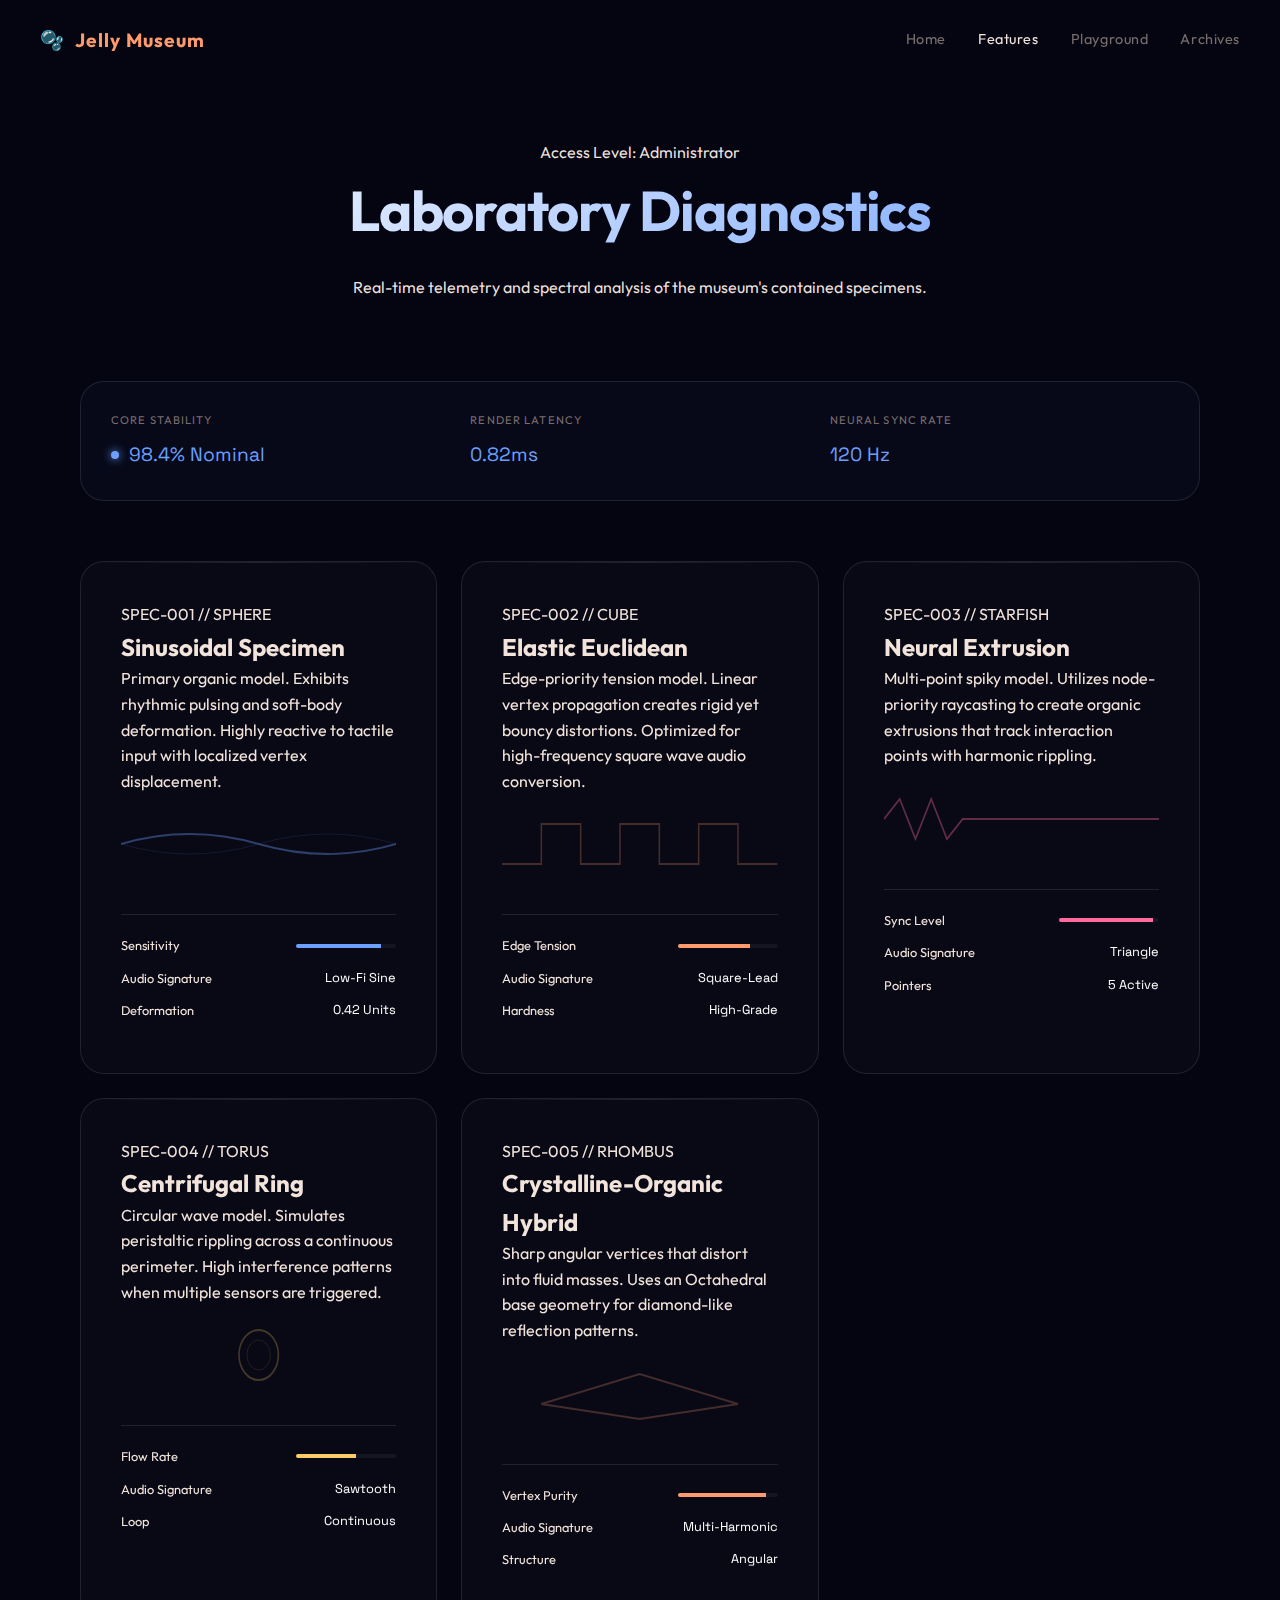
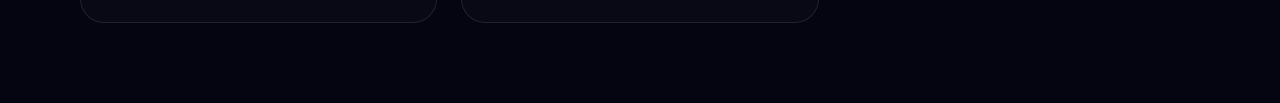
<file: features.html>
<!DOCTYPE html>
<html lang="en">
<head>
    <meta charset="UTF-8">
    <meta name="viewport" content="width=device-width, initial-scale=1.0">
    <title>Technical Specs — Jelly Museum</title>
    <link rel="stylesheet" href="css/style.css">
    <link rel="stylesheet" href="css/features.css">
</head>
<body class="loading">

    <div class="loader" id="loader" role="status" aria-live="polite">
        <div class="loader-ring"></div>
        <div class="loader-text">Accessing Archives...</div>
    </div>

    <nav class="main-nav">
        <a href="index.html" class="nav-logo">
            <span class="logo-icon" aria-hidden="true">🫧</span>
            <span class="logo-text">Jelly Museum</span>
        </a>
        <div class="nav-links">
            <a href="index.html">Home</a>
            <a href="features.html" class="active">Features</a>
            <a href="playground.html">Playground</a>
            <a href="specimen-index.html">Archives</a>
        </div>
    </nav>

    <main class="features-main">
        <header class="features-header">
            <span class="badge-tag">Access Level: Administrator</span>
            <h1>Laboratory Diagnostics</h1>
            <p>Real-time telemetry and spectral analysis of the museum's contained specimens.</p>
        </header>

        <!-- Global System Metrics -->
        <section class="global-diagnostics">
            <div class="diagnostic-item">
                <span class="diag-label">Core Stability</span>
                <div class="diag-value">
                    <div class="diag-pulse"></div>
                    <span>98.4% Nominal</span>
                </div>
            </div>
            <div class="diagnostic-item">
                <span class="diag-label">Render Latency</span>
                <div class="diag-value">0.82ms</div>
            </div>
            <div class="diagnostic-item">
                <span class="diag-label">Neural Sync Rate</span>
                <div class="diag-value">120 Hz</div>
            </div>
        </section>

        <div class="features-grid">
            <!-- Sphere -->
            <div class="feature-card">
                <div class="card-icon">SPEC-001 // SPHERE</div>
                <h2>Sinusoidal Specimen</h2>
                <p>Primary organic model. Exhibits rhythmic pulsing and soft-body deformation. Highly reactive to tactile input with localized vertex displacement.</p>
                <div class="spec-graph">
                    <svg width="100%" height="60" viewBox="0 0 350 60" preserveAspectRatio="none">
                        <path d="M0,30 Q87,10 175,30 T350,30" stroke="var(--accent-blue)" stroke-width="2" fill="none" opacity="0.6"/>
                        <path d="M0,30 Q87,50 175,30 T350,30" stroke="var(--accent-blue)" stroke-width="1" fill="none" opacity="0.2"/>
                    </svg>
                </div>
                <ul class="spec-list">
                    <li>Sensitivity <div class="progress-bar"><div class="progress-fill" style="width: 85%;"></div></div></li>
                    <li>Audio Signature <span>Low-Fi Sine</span></li>
                    <li>Deformation <span>0.42 Units</span></li>
                </ul>
            </div>

            <!-- Cube -->
            <div class="feature-card">
                <div class="card-icon">SPEC-002 // CUBE</div>
                <h2>Elastic Euclidean</h2>
                <p>Edge-priority tension model. Linear vertex propagation creates rigid yet bouncy distortions. Optimized for high-frequency square wave audio conversion.</p>
                <div class="spec-graph">
                    <svg width="100%" height="60" viewBox="0 0 350 60" preserveAspectRatio="none">
                        <polyline points="0,50 50,50 50,10 100,10 100,50 150,50 150,10 200,10 200,50 250,50 250,10 300,10 300,50 350,50" stroke="var(--accent-warm)" stroke-width="2" fill="none" opacity="0.4"/>
                    </svg>
                </div>
                <ul class="spec-list">
                    <li>Edge Tension <div class="progress-bar"><div class="progress-fill" style="width: 72%; background: var(--accent-warm);"></div></div></li>
                    <li>Audio Signature <span>Square-Lead</span></li>
                    <li>Hardness <span>High-Grade</span></li>
                </ul>
            </div>

            <!-- Starfish -->
            <div class="feature-card">
                <div class="card-icon">SPEC-003 // STARFISH</div>
                <h2>Neural Extrusion</h2>
                <p>Multi-point spiky model. Utilizes node-priority raycasting to create organic extrusions that track interaction points with harmonic rippling.</p>
                <div class="spec-graph">
                    <svg width="100%" height="60" viewBox="0 0 350 60" preserveAspectRatio="none">
                        <path d="M0,30 L20,10 L40,50 L60,10 L80,50 L100,30 L350,30" stroke="var(--accent-pink)" stroke-width="2" fill="none" opacity="0.6"/>
                    </svg>
                </div>
                <ul class="spec-list">
                    <li>Sync Level <div class="progress-bar"><div class="progress-fill" style="width: 94%; background: var(--accent-pink);"></div></div></li>
                    <li>Audio Signature <span>Triangle</span></li>
                    <li>Pointers <span>5 Active</span></li>
                </ul>
            </div>

            <!-- Torus -->
            <div class="feature-card">
                <div class="card-icon">SPEC-004 // TORUS</div>
                <h2>Centrifugal Ring</h2>
                <p>Circular wave model. Simulates peristaltic rippling across a continuous perimeter. High interference patterns when multiple sensors are triggered.</p>
                <div class="spec-graph">
                    <svg width="100%" height="60" viewBox="0 0 350 60" preserveAspectRatio="none">
                        <circle cx="175" cy="30" r="25" stroke="var(--accent-gold)" stroke-width="2" fill="none" opacity="0.4"/>
                        <circle cx="175" cy="30" r="15" stroke="var(--accent-gold)" stroke-width="1" fill="none" opacity="0.2"/>
                    </svg>
                </div>
                <ul class="spec-list">
                    <li>Flow Rate <div class="progress-bar"><div class="progress-fill" style="width: 60%; background: var(--accent-gold);"></div></div></li>
                    <li>Audio Signature <span>Sawtooth</span></li>
                    <li>Loop <span>Continuous</span></li>
                </ul>
            </div>

            <!-- Rhombus (Formerly Blob) -->
            <div class="feature-card">
                <div class="card-icon">SPEC-005 // RHOMBUS</div>
                <h2>Crystalline-Organic Hybrid</h2>
                <p>Sharp angular vertices that distort into fluid masses. Uses an Octahedral base geometry for diamond-like reflection patterns.</p>
                <div class="spec-graph">
                    <svg width="100%" height="60" viewBox="0 0 350 60" preserveAspectRatio="none">
                        <path d="M50,40 L175,10 L300,40 L175,55 Z" stroke="var(--accent-warm)" stroke-width="2" fill="none" opacity="0.4"/>
                    </svg>
                </div>
                <ul class="spec-list">
                    <li>Vertex Purity <div class="progress-bar"><div class="progress-fill" style="width: 88%; background: var(--accent-warm);"></div></div></li>
                    <li>Audio Signature <span>Multi-Harmonic</span></li>
                    <li>Structure <span>Angular</span></li>
                </ul>
            </div>
        </div>
    </main>

    <script>
        (function() {
            let loaderRemoved = false;
            const timeout = setTimeout(remove, 4000);
            function remove() {
                if (loaderRemoved) return;
                loaderRemoved = true;
                clearTimeout(timeout);
                const l = document.getElementById('loader');
                if (l) {
                    l.style.opacity = '0';
                    setTimeout(() => {
                        l.style.display = 'none';
                        document.body.classList.remove('loading');
                    }, 500);
                }
            }
            window.addEventListener('load', remove);
            document.addEventListener('DOMContentLoaded', () => {
                console.log("Archives Page Ready");
            });
        })();
    </script>
    <script src="js/main.js"></script>
</body>
</html>
</file>
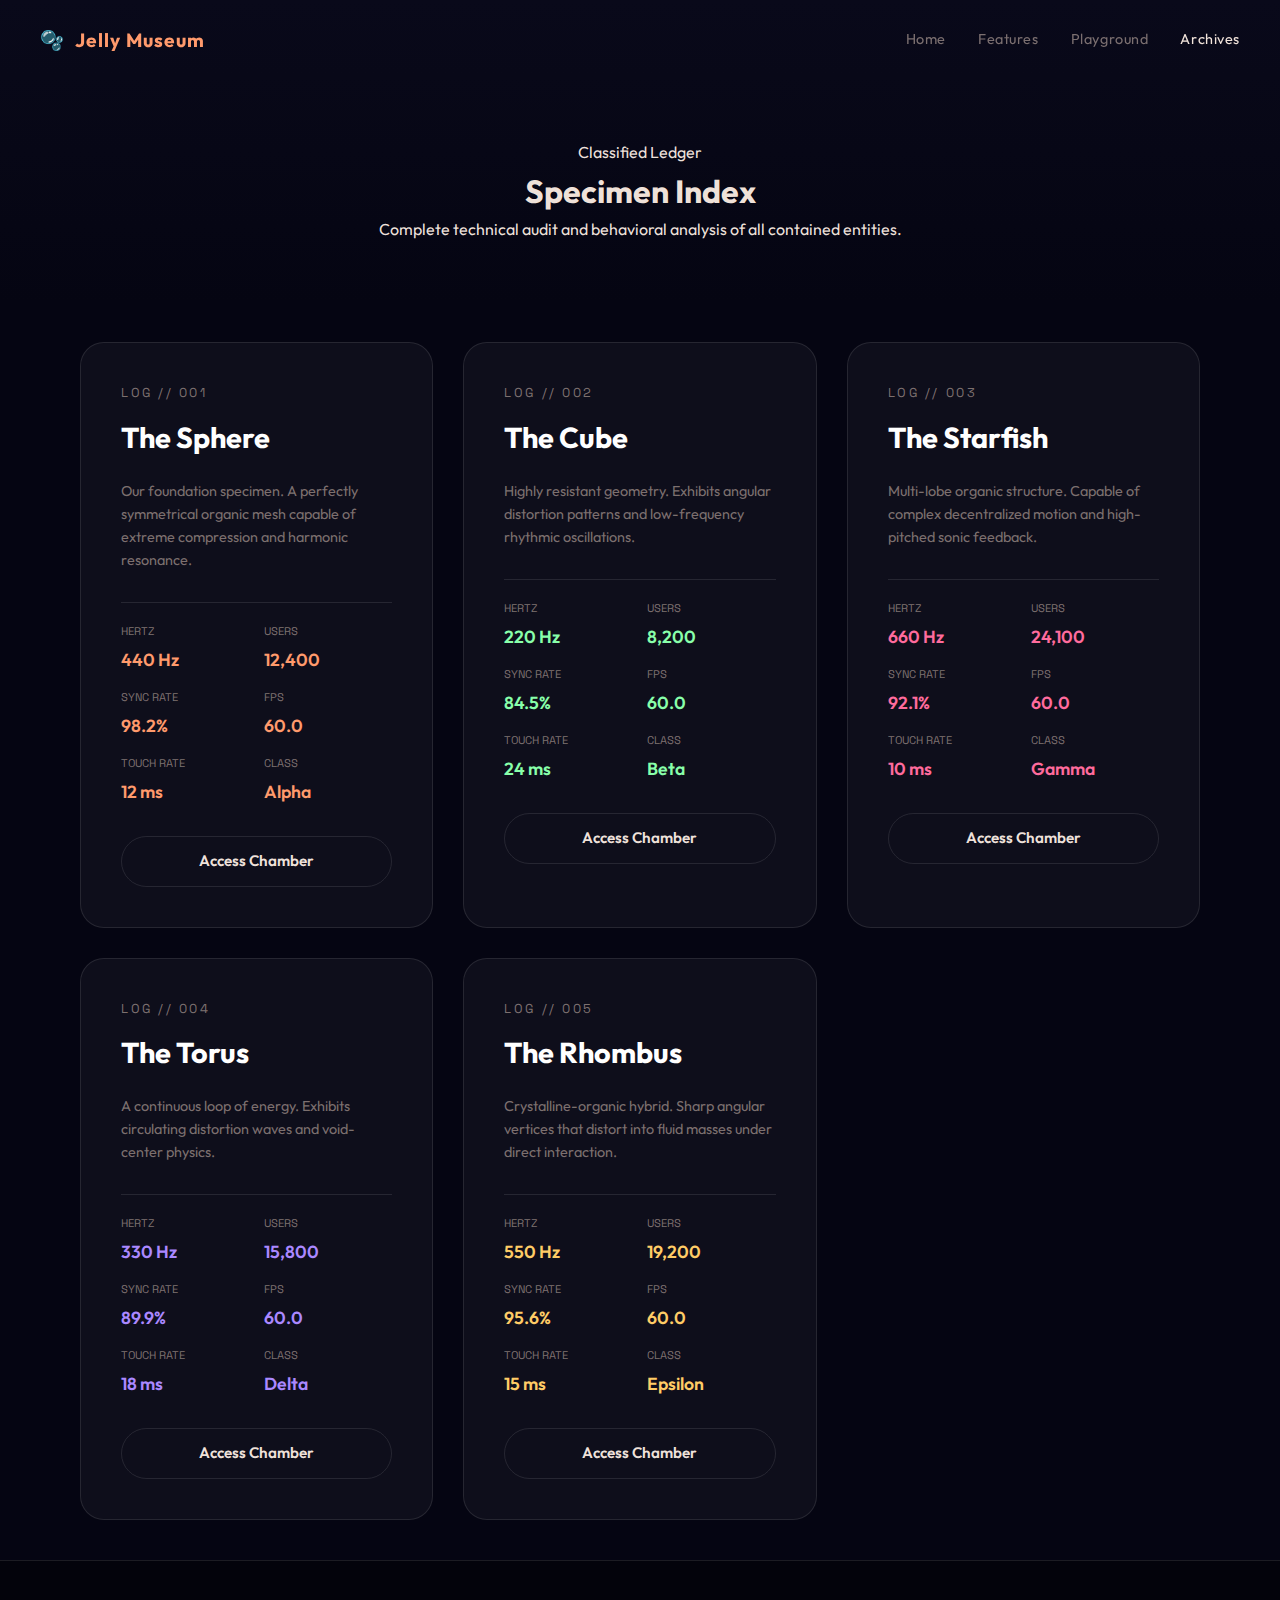
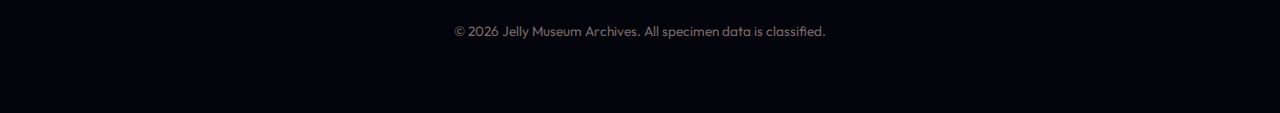
<file: specimen-index.html>
<!doctype html>
<html lang="en">
  <head>
    <meta charset="UTF-8" />
    <meta name="viewport" content="width=device-width, initial-scale=1.0" />
    <title>Specimen Index — Jelly Museum Archives</title>
    <link rel="stylesheet" href="css/style.css" />
    <style>
      .index-hero {
        padding: 140px 40px 60px;
        text-align: center;
        background: linear-gradient(to bottom, #09091a, #050512);
      }

      .archive-grid {
        max-width: 1200px;
        margin: 0 auto;
        padding: 40px;
        display: grid;
        grid-template-columns: repeat(auto-fit, minmax(320px, 1fr));
        gap: 30px;
      }

      .specimen-card {
        background: var(--bg-glass);
        border: 1px solid var(--border-glass);
        border-radius: var(--radius-lg);
        padding: 40px;
        transition: all var(--transition);
        position: relative;
        overflow: hidden;
      }

      .specimen-card:hover {
        transform: translateY(-10px);
        border-color: var(--card-accent);
        box-shadow: 0 20px 40px rgba(0, 0, 0, 0.4);
      }

      .card-num {
        font-family: var(--font-mono);
        font-size: 0.8rem;
        color: var(--text-muted);
        letter-spacing: 0.2em;
        margin-bottom: 10px;
        display: block;
      }

      .card-title {
        font-size: 1.8rem;
        font-weight: 700;
        margin-bottom: 20px;
        color: #fff;
      }

      .card-stats {
        display: grid;
        grid-template-columns: 1fr 1fr;
        gap: 15px;
        margin-bottom: 30px;
        padding-top: 20px;
        border-top: 1px solid var(--border-glass);
      }

      .stat-item {
        display: flex;
        flex-direction: column;
        gap: 5px;
      }

      .stat-label {
        font-family: var(--font-mono);
        font-size: 0.7rem;
        color: var(--text-muted);
        text-transform: uppercase;
      }

      .stat-val {
        font-size: 1.1rem;
        font-weight: 600;
        color: var(--card-accent);
      }

      .card-desc {
        font-size: 0.9rem;
        color: var(--text-muted);
        line-height: 1.6;
        margin-bottom: 30px;
      }

      .card-theme-sphere {
        --card-accent: var(--accent-warm);
      }
      .card-theme-cube {
        --card-accent: #88ffaa;
      }
      .card-theme-starfish {
        --card-accent: #ff6b9d;
      }
      .card-theme-torus {
        --card-accent: #aa88ff;
      }
      .card-theme-rhombus {
        --card-accent: #ffcc66;
      }

      .btn-view {
        width: 100%;
        justify-content: center;
      }

      @media (max-width: 768px) {
        .index-hero {
          padding: 120px 20px 40px;
        }
        .archive-grid {
          padding: 20px;
          grid-template-columns: 1fr;
          gap: 20px;
        }
        .specimen-card {
          padding: 30px 20px;
        }
        .hero-title {
          font-size: 2.5rem;
        }
      }

      @media (max-width: 480px) {
        .card-stats {
          grid-template-columns: 1fr;
        }
      }
    </style>
  </head>
  <body class="loading">
    <div class="loader" id="loader">
      <div class="loader-ring"></div>
      <div class="loader-text">Accessing Ledger...</div>
    </div>

    <nav class="main-nav">
      <div class="nav-logo">
        <span aria-hidden="true">🫧</span> Jelly Museum
      </div>
      <div class="nav-links">
        <a href="index.html">Home</a>
        <a href="features.html">Features</a>
        <a href="playground.html">Playground</a>
        <a href="specimen-index.html" class="active">Archives</a>
      </div>
    </nav>

    <header class="index-hero">
      <div class="badge-tag">Classified Ledger</div>
      <h1 class="hero-title">Specimen <span class="text-glow">Index</span></h1>
      <p class="hero-sub">
        Complete technical audit and behavioral analysis of all contained
        entities.
      </p>
    </header>

    <main class="archive-grid">
      <!-- Sphere -->
      <article class="specimen-card card-theme-sphere">
        <span class="card-num">LOG // 001</span>
        <h2 class="card-title">The Sphere</h2>
        <p class="card-desc">
          Our foundation specimen. A perfectly symmetrical organic mesh capable
          of extreme compression and harmonic resonance.
        </p>
        <div class="card-stats">
          <div class="stat-item">
            <span class="stat-label">Hertz</span
            ><span class="stat-val">440 Hz</span>
          </div>
          <div class="stat-item">
            <span class="stat-label">Users</span
            ><span class="stat-val">12,400</span>
          </div>
          <div class="stat-item">
            <span class="stat-label">Sync Rate</span
            ><span class="stat-val">98.2%</span>
          </div>
          <div class="stat-item">
            <span class="stat-label">FPS</span
            ><span class="stat-val">60.0</span>
          </div>
          <div class="stat-item">
            <span class="stat-label">Touch Rate</span
            ><span class="stat-val">12 ms</span>
          </div>
          <div class="stat-item">
            <span class="stat-label">Class</span
            ><span class="stat-val">Alpha</span>
          </div>
        </div>
        <a
          href="jellies/jelly-sphere.html"
          class="btn-pill btn-outline btn-view"
          >Access Chamber</a
        >
      </article>

      <!-- Cube -->
      <article class="specimen-card card-theme-cube">
        <span class="card-num">LOG // 002</span>
        <h2 class="card-title">The Cube</h2>
        <p class="card-desc">
          Highly resistant geometry. Exhibits angular distortion patterns and
          low-frequency rhythmic oscillations.
        </p>
        <div class="card-stats">
          <div class="stat-item">
            <span class="stat-label">Hertz</span
            ><span class="stat-val">220 Hz</span>
          </div>
          <div class="stat-item">
            <span class="stat-label">Users</span
            ><span class="stat-val">8,200</span>
          </div>
          <div class="stat-item">
            <span class="stat-label">Sync Rate</span
            ><span class="stat-val">84.5%</span>
          </div>
          <div class="stat-item">
            <span class="stat-label">FPS</span
            ><span class="stat-val">60.0</span>
          </div>
          <div class="stat-item">
            <span class="stat-label">Touch Rate</span
            ><span class="stat-val">24 ms</span>
          </div>
          <div class="stat-item">
            <span class="stat-label">Class</span
            ><span class="stat-val">Beta</span>
          </div>
        </div>
        <a href="jellies/jelly-cube.html" class="btn-pill btn-outline btn-view"
          >Access Chamber</a
        >
      </article>

      <!-- Starfish -->
      <article class="specimen-card card-theme-starfish">
        <span class="card-num">LOG // 003</span>
        <h2 class="card-title">The Starfish</h2>
        <p class="card-desc">
          Multi-lobe organic structure. Capable of complex decentralized motion
          and high-pitched sonic feedback.
        </p>
        <div class="card-stats">
          <div class="stat-item">
            <span class="stat-label">Hertz</span
            ><span class="stat-val">660 Hz</span>
          </div>
          <div class="stat-item">
            <span class="stat-label">Users</span
            ><span class="stat-val">24,100</span>
          </div>
          <div class="stat-item">
            <span class="stat-label">Sync Rate</span
            ><span class="stat-val">92.1%</span>
          </div>
          <div class="stat-item">
            <span class="stat-label">FPS</span
            ><span class="stat-val">60.0</span>
          </div>
          <div class="stat-item">
            <span class="stat-label">Touch Rate</span
            ><span class="stat-val">10 ms</span>
          </div>
          <div class="stat-item">
            <span class="stat-label">Class</span
            ><span class="stat-val">Gamma</span>
          </div>
        </div>
        <a
          href="jellies/jelly-starfish.html"
          class="btn-pill btn-outline btn-view"
          >Access Chamber</a
        >
      </article>

      <!-- Torus -->
      <article class="specimen-card card-theme-torus">
        <span class="card-num">LOG // 004</span>
        <h2 class="card-title">The Torus</h2>
        <p class="card-desc">
          A continuous loop of energy. Exhibits circulating distortion waves and
          void-center physics.
        </p>
        <div class="card-stats">
          <div class="stat-item">
            <span class="stat-label">Hertz</span
            ><span class="stat-val">330 Hz</span>
          </div>
          <div class="stat-item">
            <span class="stat-label">Users</span
            ><span class="stat-val">15,800</span>
          </div>
          <div class="stat-item">
            <span class="stat-label">Sync Rate</span
            ><span class="stat-val">89.9%</span>
          </div>
          <div class="stat-item">
            <span class="stat-label">FPS</span
            ><span class="stat-val">60.0</span>
          </div>
          <div class="stat-item">
            <span class="stat-label">Touch Rate</span
            ><span class="stat-val">18 ms</span>
          </div>
          <div class="stat-item">
            <span class="stat-label">Class</span
            ><span class="stat-val">Delta</span>
          </div>
        </div>
        <a href="jellies/jelly-torus.html" class="btn-pill btn-outline btn-view"
          >Access Chamber</a
        >
      </article>

      <!-- Rhombus (Formerly Blob) -->
      <article class="specimen-card card-theme-rhombus">
        <span class="card-num">LOG // 005</span>
        <h2 class="card-title">The Rhombus</h2>
        <p class="card-desc">
          Crystalline-organic hybrid. Sharp angular vertices that distort into
          fluid masses under direct interaction.
        </p>
        <div class="card-stats">
          <div class="stat-item">
            <span class="stat-label">Hertz</span
            ><span class="stat-val">550 Hz</span>
          </div>
          <div class="stat-item">
            <span class="stat-label">Users</span
            ><span class="stat-val">19,200</span>
          </div>
          <div class="stat-item">
            <span class="stat-label">Sync Rate</span
            ><span class="stat-val">95.6%</span>
          </div>
          <div class="stat-item">
            <span class="stat-label">FPS</span
            ><span class="stat-val">60.0</span>
          </div>
          <div class="stat-item">
            <span class="stat-label">Touch Rate</span
            ><span class="stat-val">15 ms</span>
          </div>
          <div class="stat-item">
            <span class="stat-label">Class</span
            ><span class="stat-val">Epsilon</span>
          </div>
        </div>
        <a href="jellies/jelly-blob.html" class="btn-pill btn-outline btn-view"
          >Access Chamber</a
        >
      </article>
    </main>

    <footer>
      <p>&copy; 2026 Jelly Museum Archives. All specimen data is classified.</p>
    </footer>

    <script>
      (function () {
        window.addEventListener("load", () => {
          const l = document.getElementById("loader");
          l.style.opacity = "0";
          setTimeout(() => {
            l.style.display = "none";
            document.body.classList.remove("loading");
          }, 500);
        });
      })();
    </script>
  </body>
</html>
</file>
<file: css/style.css>
/* ============================================================
   style.css — Jelly Museum Global Styles
   ============================================================ */

@import url("https://fonts.googleapis.com/css2?family=Outfit:wght@200;300;400;600;700&family=Space+Grotesk:wght@300;400;600&display=swap");

:root {
  --bg-deep: #050512;
  --bg-mid: #09091a;
  --bg-glass: rgba(255, 255, 255, 0.04);
  --border-glass: rgba(255, 255, 255, 0.1);

  --accent-warm: #ff9a6c;
  --accent-pink: #ff6b9d;
  --accent-blue: #6c9fff;
  --accent-gold: #ffcc66;

  --text-primary: rgba(255, 240, 230, 0.95);
  --text-muted: rgba(200, 180, 170, 0.6);
  --font-main: "Outfit", system-ui, sans-serif;
  --font-mono: "Space Grotesk", monospace;

  --transition: 0.4s cubic-bezier(0.4, 0, 0.2, 1);
  --radius-lg: 24px;
  --radius-pill: 50px;
}

*,
*::before,
*::after {
  margin: 0;
  padding: 0;
  box-sizing: border-box;
}

html {
  scroll-behavior: smooth;
}

body {
  font-family: var(--font-main);
  background: var(--bg-deep);
  color: var(--text-primary);
  line-height: 1.6;
  min-height: 100vh;
  overflow-x: hidden; /* Only on body */
  position: relative;
}

/* ── LOADER ── */
body.loading {
  overflow: hidden !important;
  height: 100vh;
}

.loader {
  position: fixed;
  inset: 0;
  z-index: 9999;
  background: var(--bg-deep);
  display: flex;
  flex-direction: column;
  align-items: center;
  justify-content: center;
  gap: 20px;
  transition: opacity 0.5s ease;
  pointer-events: auto; /* Default to capturing events */
}

/* Force show scrollbar when ready */
body:not(.loading) {
  overflow-y: auto !important;
  overflow-x: hidden !important;
}

/* Hard fail-safe for loader */
body:not(.loading) .loader {
  opacity: 0 !important;
  pointer-events: none !important;
  display: none !important;
}

.loader-ring {
  width: 50px;
  height: 50px;
  border: 3px solid rgba(255, 255, 255, 0.1);
  border-top-color: var(--accent-warm);
  border-radius: 50%;
  animation: spin 1s linear infinite;
}

.loader-text {
  font-family: var(--font-mono);
  font-size: 0.8rem;
  color: var(--text-muted);
  letter-spacing: 0.2em;
  text-transform: uppercase;
}

@keyframes spin {
  to {
    transform: rotate(360deg);
  }
}

/* ── NAVIGATION ── */
.main-nav {
  position: fixed;
  top: 0;
  left: 0;
  right: 0;
  height: 80px;
  display: flex;
  align-items: center;
  justify-content: space-between;
  padding: 0 40px;
  z-index: 1000;
  transition:
    background var(--transition),
    backdrop-filter var(--transition);
}

.main-nav.scrolled {
  background: rgba(5, 5, 18, 0.8);
  backdrop-filter: blur(20px);
  border-bottom: 1px solid var(--border-glass);
}

.nav-logo {
  font-size: 1.2rem;
  font-weight: 700;
  color: var(--accent-warm);
  text-decoration: none;
  display: flex;
  align-items: center;
  gap: 10px;
  letter-spacing: 0.05em;
}

.nav-links {
  display: flex;
  gap: 32px;
  list-style: none;
}

.nav-links a {
  text-decoration: none;
  font-size: 0.9rem;
  color: var(--text-muted);
  font-weight: 400;
  letter-spacing: 0.04em;
  transition: color var(--transition);
}

.nav-links a:hover,
.nav-links a.active {
  color: var(--text-primary);
}

/* Mobile Toggle */
.nav-toggle {
  display: none;
  background: none;
  border: none;
  color: #fff;
  font-size: 1.5rem;
  cursor: pointer;
  z-index: 1001;
  padding: 10px;
}

@media (max-width: 768px) {
  .main-nav {
    padding: 0 20px;
  }

  .nav-toggle {
    display: block;
  }

  .nav-links {
    position: fixed;
    top: 80px;
    left: 0;
    right: 0;
    bottom: 0;
    background: var(--bg-deep);
    flex-direction: column;
    align-items: center;
    justify-content: center;
    gap: 40px;
    opacity: 0;
    visibility: hidden;
    transform: translateY(-20px);
    transition: all var(--transition);
    z-index: 1000;
  }

  .nav-links.active {
    opacity: 1;
    visibility: visible;
    transform: translateY(0);
  }

  .nav-links a {
    font-size: 1.5rem;
  }

  .nav-links .btn-pill {
    margin-top: 20px;
  }
}

/* ── BUTTONS ── */
.btn-pill {
  display: inline-flex;
  align-items: center;
  gap: 10px;
  padding: 12px 28px;
  border-radius: var(--radius-pill);
  text-decoration: none;
  font-weight: 600;
  font-size: 0.95rem;
  transition: all var(--transition);
  cursor: pointer;
}

.btn-primary {
  background: linear-gradient(135deg, var(--accent-warm), var(--accent-pink));
  color: #fff;
  border: none;
  box-shadow: 0 8px 24px rgba(255, 107, 157, 0.3);
}

.btn-primary:hover {
  transform: translateY(-3px);
  box-shadow: 0 12px 32px rgba(255, 107, 157, 0.5);
}

.btn-outline {
  background: transparent;
  border: 1px solid var(--border-glass);
  color: var(--text-primary);
}

.btn-outline:hover {
  background: var(--bg-glass);
  border-color: var(--accent-warm);
}

.specimen-select {
  display: none; /* Hide legacy select */
}

/* ── NAV OVERLAY ── */
.nav-overlay {
  position: fixed;
  inset: 0;
  background: rgba(5, 5, 18, 0.95);
  backdrop-filter: blur(25px);
  z-index: 2000;
  display: flex;
  align-items: center;
  justify-content: center;
  opacity: 0;
  pointer-events: none;
  transition: opacity var(--transition);
}

.nav-overlay.active {
  opacity: 1;
  pointer-events: auto;
}

.nav-container {
  max-width: 1000px;
  width: 90%;
  text-align: center;
}

.nav-title {
  font-family: var(--font-mono);
  font-size: 0.8rem;
  text-transform: uppercase;
  letter-spacing: 0.3em;
  color: var(--text-muted);
  margin-bottom: 40px;
}

.nav-grid {
  display: grid;
  grid-template-columns: repeat(5, 1fr);
  gap: 20px;
}

.nav-card {
  background: var(--bg-glass);
  border: 1px solid var(--border-glass);
  border-radius: var(--radius-lg);
  padding: 30px 20px;
  text-decoration: none;
  transition: all var(--transition);
  display: flex;
  flex-direction: column;
  align-items: center;
  gap: 15px;
  position: relative;
  overflow: hidden;
}

.nav-symbol {
  font-size: 2.5rem;
  line-height: 1;
  transition: transform var(--transition);
}

.nav-card h4 {
  font-family: var(--font-mono);
  font-size: 0.75rem;
  color: var(--text-muted);
  text-transform: uppercase;
  letter-spacing: 0.1em;
}

.nav-card span {
  font-size: 1.1rem;
  color: #fff;
  font-weight: 600;
}

/* Specimen Specific Colors */
.nav-card.theme-sphere {
  --card-accent: var(--accent-warm);
}
.nav-card.theme-cube {
  --card-accent: #88ffaa;
}
.nav-card.theme-starfish {
  --card-accent: #ff6b9d;
}
.nav-card.theme-torus {
  --card-accent: #aa88ff;
}
.nav-card.theme-blob {
  --card-accent: #ffcc66;
}

.nav-card:hover {
  background: rgba(255, 255, 255, 0.08);
  border-color: var(--card-accent);
  transform: translateY(-5px);
}

.nav-card:hover .nav-symbol {
  transform: scale(1.2) rotate(5deg);
  text-shadow: 0 0 20px var(--card-accent);
}

.nav-close {
  position: absolute;
  bottom: 60px;
  left: 50%;
  transform: translateX(-50%);
  background: var(--bg-glass);
  border: 1px solid var(--border-glass);
  color: #fff;
  padding: 12px 36px;
  border-radius: var(--radius-pill);
  cursor: pointer;
  font-family: var(--font-mono);
  font-size: 0.85rem;
  font-weight: 600;
  letter-spacing: 0.2em;
  text-transform: uppercase;
  transition: all var(--transition);
}

.nav-close:hover {
  background: rgba(255, 255, 255, 0.1);
  border-color: var(--accent-pink);
}

@media (max-width: 900px) {
  .nav-grid {
    grid-template-columns: repeat(2, 1fr);
  }
}

@media (max-width: 600px) {
  .nav-grid {
    grid-template-columns: 1fr;
  }
  .nav-container {
    width: 95%;
  }
  .nav-card {
    padding: 20px;
  }
  .nav-symbol {
    font-size: 2rem;
  }
}

/* ── FOOTER ── */
footer {
  padding: 60px 20px;
  background: #03030b;
  border-top: 1px solid var(--border-glass);
  text-align: center;
  color: var(--text-muted);
  font-size: 0.85rem;
}

footer p {
  margin-bottom: 10px;
}

/* ── REVEAL ANIMATIONS ── */
.reveal {
  opacity: 0;
  transform: translateY(30px);
  transition:
    opacity 0.8s ease,
    transform 0.8s ease;
}

.reveal.visible {
  opacity: 1;
  transform: translateY(0);
}

.rd1 {
  transition-delay: 0.1s;
}
.rd2 {
  transition-delay: 0.2s;
}
.rd3 {
  transition-delay: 0.3s;
}
</file>
<file: css/features.css>
/* ============================================================
   features.css — Features Page Specialization
   ============================================================ */

.features-main {
  padding: 140px 40px 80px;
  max-width: 1200px;
  margin: 0 auto;
}

.features-header {
  text-align: center;
  margin-bottom: 80px;
}

.features-header h1 {
  font-size: clamp(2.5rem, 8vw, 3.5rem);
  font-weight: 700;
  margin-bottom: 20px;
  letter-spacing: -0.02em;
  background: linear-gradient(135deg, #fff, var(--accent-blue));
  -webkit-background-clip: text;
  background-clip: text;
  -webkit-text-fill-color: transparent;
}

/* ── GLOBAL DIAGNOSTICS ── */
.global-diagnostics {
    display: grid;
    grid-template-columns: repeat(3, 1fr);
    gap: 20px;
    margin-bottom: 60px;
    padding: 30px;
    background: rgba(108, 159, 255, 0.03);
    border: 1px solid var(--border-glass);
    border-radius: var(--radius-lg);
}

.diagnostic-item {
    display: flex;
    flex-direction: column;
    gap: 10px;
}

.diag-label {
    font-size: 0.7rem;
    text-transform: uppercase;
    letter-spacing: 0.1em;
    color: var(--text-muted);
}

.diag-value {
    font-family: var(--font-mono);
    font-size: 1.2rem;
    color: var(--accent-blue);
    display: flex;
    align-items: center;
    gap: 10px;
}

.diag-pulse {
    width: 8px;
    height: 8px;
    background: var(--accent-blue);
    border-radius: 50%;
    box-shadow: 0 0 10px var(--accent-blue);
    animation: pulse-glow 2s infinite;
}

@keyframes pulse-glow {
    0%, 100% { opacity: 0.3; }
    50% { opacity: 1; }
}

.features-grid {
  display: grid;
  grid-template-columns: repeat(auto-fill, minmax(300px, 1fr));
  gap: 24px;
}

.feature-card {
  background: rgba(255, 255, 255, 0.02);
  border: 1px solid var(--border-glass);
  border-radius: var(--radius-lg);
  padding: 40px;
  display: flex;
  flex-direction: column;
  transition: all var(--transition);
  backdrop-filter: blur(20px);
  position: relative;
  overflow: hidden;
}

.feature-card::before {
    content: "";
    position: absolute;
    top: 0; left: 0; right: 0; height: 1px;
    background: linear-gradient(90deg, transparent, var(--border-glass), transparent);
}

.feature-card:hover {
  background: rgba(255,255,255,0.04);
  border-color: rgba(108, 159, 255, 0.3);
  transform: translateY(-5px);
}

.spec-graph {
    width: 100%;
    height: 60px;
    margin: 20px 0;
    opacity: 0.6;
}

.spec-list {
  list-style: none;
  margin-top: 20px;
  padding-top: 20px;
  border-top: 1px solid var(--border-glass);
}

.spec-list li {
  font-size: 0.8rem;
  margin-bottom: 12px;
  display: flex;
  justify-content: space-between;
  align-items: center;
}

.spec-list li span {
  color: #fff;
  font-family: var(--font-mono);
}

.progress-bar {
    width: 100px;
    height: 4px;
    background: rgba(255,255,255,0.05);
    border-radius: 2px;
    overflow: hidden;
    margin-left: 20px;
}

.progress-fill {
    height: 100%;
    background: var(--accent-blue);
    width: 0;
    transition: width 1s ease-out;
}

@media (max-width: 768px) {
  .features-main { padding: 120px 20px 60px; }
  .features-header { margin-bottom: 40px; }
  .global-diagnostics { 
    grid-template-columns: 1fr; 
    padding: 20px;
    gap: 30px;
  }
  .feature-card { padding: 30px 20px; }
}

@media (max-width: 480px) {
  .features-grid {
    grid-template-columns: 1fr;
  }
}
</file>
